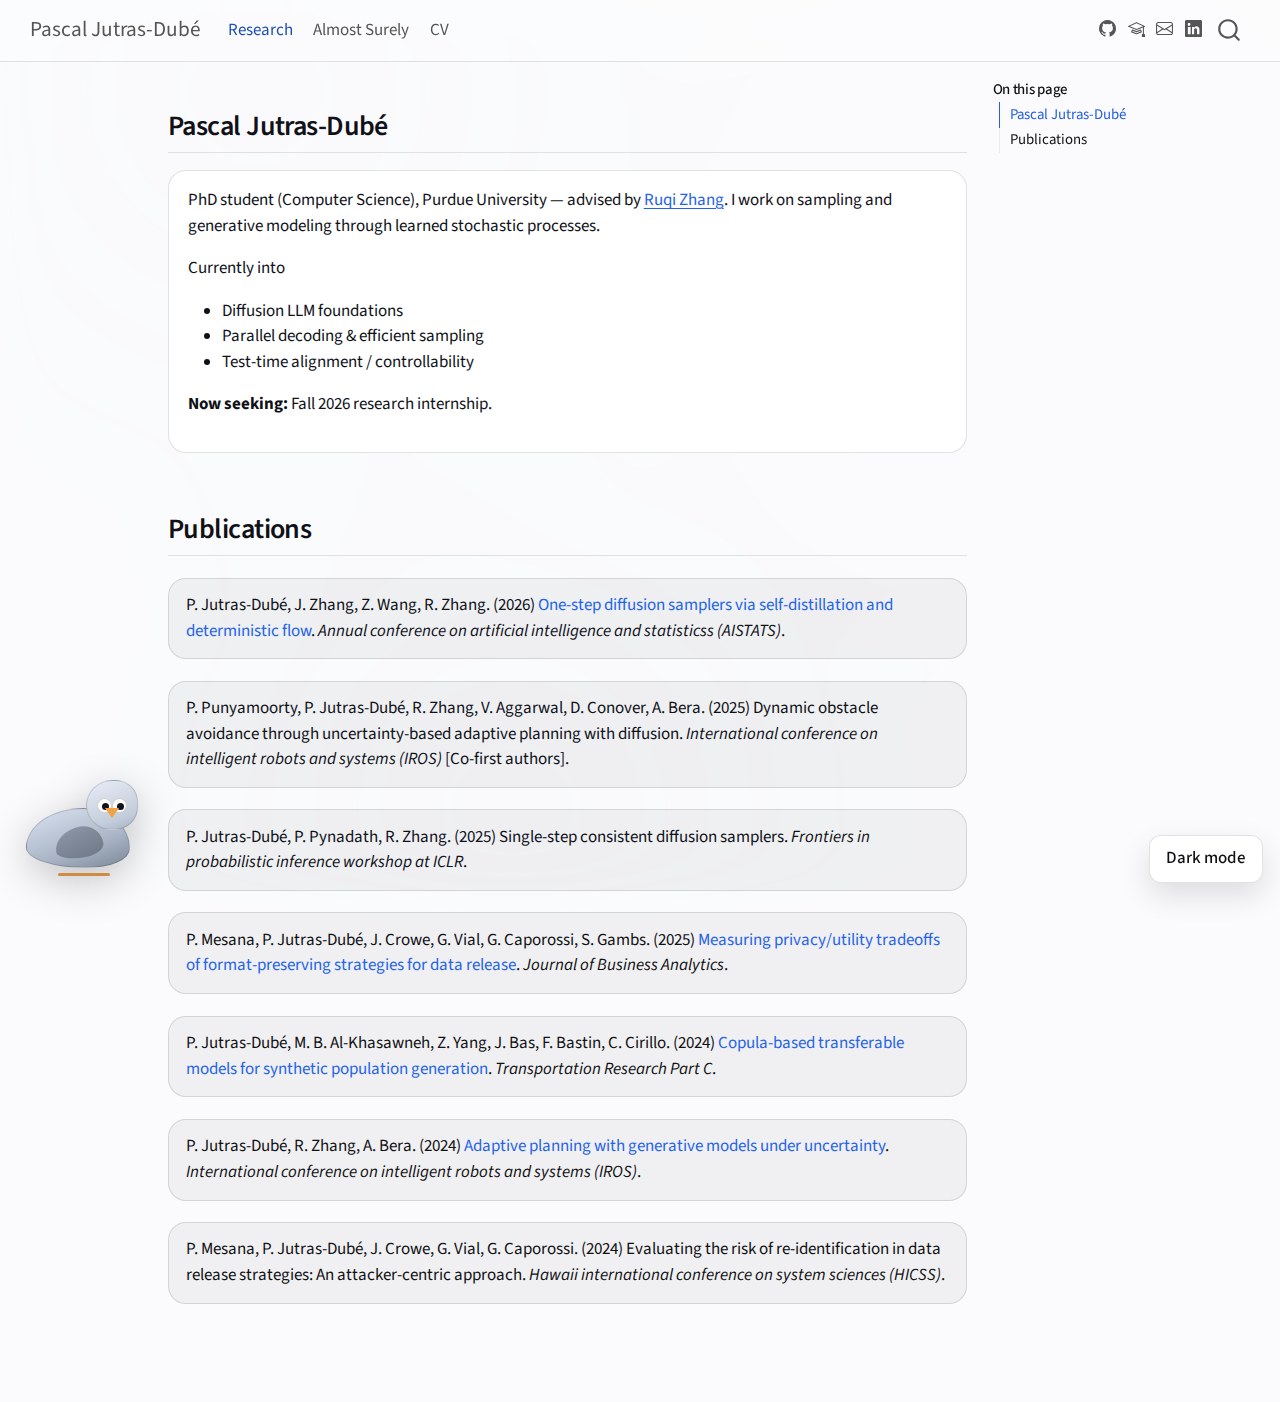
<file: docs/index.html>
<!DOCTYPE html>
<html xmlns="http://www.w3.org/1999/xhtml" lang="en" xml:lang="en"><head>

<meta charset="utf-8">
<meta name="generator" content="quarto-1.8.26">

<meta name="viewport" content="width=device-width, initial-scale=1.0, user-scalable=yes">


<title>Pascal Jutras-Dubé</title>
<style>
code{white-space: pre-wrap;}
span.smallcaps{font-variant: small-caps;}
div.columns{display: flex; gap: min(4vw, 1.5em);}
div.column{flex: auto; overflow-x: auto;}
div.hanging-indent{margin-left: 1.5em; text-indent: -1.5em;}
ul.task-list{list-style: none;}
ul.task-list li input[type="checkbox"] {
  width: 0.8em;
  margin: 0 0.8em 0.2em -1em; /* quarto-specific, see https://github.com/quarto-dev/quarto-cli/issues/4556 */ 
  vertical-align: middle;
}
/* CSS for citations */
div.csl-bib-body { }
div.csl-entry {
  clear: both;
}
.hanging-indent div.csl-entry {
  margin-left:2em;
  text-indent:-2em;
}
div.csl-left-margin {
  min-width:2em;
  float:left;
}
div.csl-right-inline {
  margin-left:2em;
  padding-left:1em;
}
div.csl-indent {
  margin-left: 2em;
}</style>


<script src="site_libs/quarto-nav/quarto-nav.js"></script>
<script src="site_libs/quarto-nav/headroom.min.js"></script>
<script src="site_libs/clipboard/clipboard.min.js"></script>
<script src="site_libs/quarto-search/autocomplete.umd.js"></script>
<script src="site_libs/quarto-search/fuse.min.js"></script>
<script src="site_libs/quarto-search/quarto-search.js"></script>
<meta name="quarto:offset" content="./">
<script src="site_libs/quarto-html/quarto.js" type="module"></script>
<script src="site_libs/quarto-html/tabsets/tabsets.js" type="module"></script>
<script src="site_libs/quarto-html/axe/axe-check.js" type="module"></script>
<script src="site_libs/quarto-html/popper.min.js"></script>
<script src="site_libs/quarto-html/tippy.umd.min.js"></script>
<script src="site_libs/quarto-html/anchor.min.js"></script>
<link href="site_libs/quarto-html/tippy.css" rel="stylesheet">
<link href="site_libs/quarto-html/quarto-syntax-highlighting-587c61ba64f3a5504c4d52d930310e48.css" rel="stylesheet" id="quarto-text-highlighting-styles">
<script src="site_libs/bootstrap/bootstrap.min.js"></script>
<link href="site_libs/bootstrap/bootstrap-icons.css" rel="stylesheet">
<link href="site_libs/bootstrap/bootstrap-5b4ad623e5705c0698d39aec6f10cf02.min.css" rel="stylesheet" append-hash="true" id="quarto-bootstrap" data-mode="light">
<script id="quarto-search-options" type="application/json">{
  "location": "navbar",
  "copy-button": false,
  "collapse-after": 3,
  "panel-placement": "end",
  "type": "overlay",
  "limit": 50,
  "keyboard-shortcut": [
    "f",
    "/",
    "s"
  ],
  "show-item-context": false,
  "language": {
    "search-no-results-text": "No results",
    "search-matching-documents-text": "matching documents",
    "search-copy-link-title": "Copy link to search",
    "search-hide-matches-text": "Hide additional matches",
    "search-more-match-text": "more match in this document",
    "search-more-matches-text": "more matches in this document",
    "search-clear-button-title": "Clear",
    "search-text-placeholder": "",
    "search-detached-cancel-button-title": "Cancel",
    "search-submit-button-title": "Submit",
    "search-label": "Search"
  }
}</script>


<link rel="stylesheet" href="styles.css">
</head>

<body class="nav-fixed quarto-light">

<div id="quarto-search-results"></div>
  <header id="quarto-header" class="headroom fixed-top">
    <nav class="navbar navbar-expand-lg " data-bs-theme="dark">
      <div class="navbar-container container-fluid">
      <div class="navbar-brand-container mx-auto">
    <a class="navbar-brand" href="./index.html">
    <span class="navbar-title">Pascal Jutras-Dubé</span>
    </a>
  </div>
            <div id="quarto-search" class="" title="Search"></div>
          <button class="navbar-toggler" type="button" data-bs-toggle="collapse" data-bs-target="#navbarCollapse" aria-controls="navbarCollapse" role="menu" aria-expanded="false" aria-label="Toggle navigation" onclick="if (window.quartoToggleHeadroom) { window.quartoToggleHeadroom(); }">
  <span class="navbar-toggler-icon"></span>
</button>
          <div class="collapse navbar-collapse" id="navbarCollapse">
            <ul class="navbar-nav navbar-nav-scroll me-auto">
  <li class="nav-item">
    <a class="nav-link active" href="./index.html" aria-current="page"> 
<span class="menu-text">Research</span></a>
  </li>  
  <li class="nav-item">
    <a class="nav-link" href="./studio.html"> 
<span class="menu-text">Almost Surely</span></a>
  </li>  
  <li class="nav-item">
    <a class="nav-link" href="./cv.pdf"> 
<span class="menu-text">CV</span></a>
  </li>  
</ul>
          </div> <!-- /navcollapse -->
            <div class="quarto-navbar-tools tools-wide">
    <a href="https://github.com/PascalJD" title="" class="quarto-navigation-tool px-1" aria-label="GitHub"><i class="bi bi-github"></i></a>
    <a href="https://scholar.google.com/citations?hl=en&amp;user=cWjKkUQAAAAJ" title="" class="quarto-navigation-tool px-1" aria-label="Google Scholar"><i class="bi bi-mortarboard"></i></a>
    <a href="mailto:pjutrasd@purdue.edu" title="" class="quarto-navigation-tool px-1" aria-label="Email"><i class="bi bi-envelope"></i></a>
    <a href="https://www.linkedin.com/in/pascal-jutras-4802a9394/" title="" class="quarto-navigation-tool px-1" aria-label="LinkedIn"><i class="bi bi-linkedin"></i></a>
</div>
      </div> <!-- /container-fluid -->
    </nav>
</header>
<!-- content -->
<div id="quarto-content" class="quarto-container page-columns page-rows-contents page-layout-article page-navbar">
<!-- sidebar -->
<!-- margin-sidebar -->
    <div id="quarto-margin-sidebar" class="sidebar margin-sidebar">
        <nav id="TOC" role="doc-toc" class="toc-active">
    <h2 id="toc-title">On this page</h2>
   
  <ul>
  <li><a href="#pascal-jutras-dubé" id="toc-pascal-jutras-dubé" class="nav-link active" data-scroll-target="#pascal-jutras-dubé">Pascal Jutras-Dubé</a></li>
  <li><a href="#publications" id="toc-publications" class="nav-link" data-scroll-target="#publications">Publications</a></li>
  </ul>
</nav>
    </div>
<!-- main -->
<main class="content" id="quarto-document-content"><header id="title-block-header" class="quarto-title-block"></header>




<section id="pascal-jutras-dubé" class="level2">
<h2 class="anchored" data-anchor-id="pascal-jutras-dubé">Pascal Jutras-Dubé</h2>
<div class="cardish">
<p>PhD student (Computer Science), Purdue University — advised by <a href="https://ruqizhang.github.io" target="_blank" rel="noopener">Ruqi Zhang</a>. I work on sampling and generative modeling through learned stochastic processes.</p>
<p>Currently into</p>
<ul>
<li>Diffusion LLM foundations</li>
<li>Parallel decoding &amp; efficient sampling</li>
<li>Test-time alignment / controllability</li>
</ul>
<p><strong>Now seeking:</strong> Fall 2026 research internship.</p>
</div>
<p><br></p>
</section>
<section id="publications" class="level2">
<h2 class="anchored" data-anchor-id="publications">Publications</h2>
<div id="refs" class="references csl-bib-body" role="list">
<div id="ref-jutrasdube2025osds" class="csl-entry" role="listitem">
P. Jutras-Dubé, J. Zhang, Z. Wang, R. Zhang. (2026) <a href="https://arxiv.org/abs/2512.05251">One-step diffusion samplers via self-distillation and deterministic flow</a>. <em>Annual conference on artificial intelligence and statisticss (<span>AISTATS</span>)</em>.
</div>
<div id="ref-punyamoorty2025dynamic" class="csl-entry" role="listitem">
P. Punyamoorty, P. Jutras-Dubé, R. Zhang, V. Aggarwal, D. Conover, A. Bera. (2025) Dynamic obstacle avoidance through uncertainty-based adaptive planning with diffusion. <em>International conference on intelligent robots and systems (<span>IROS</span>)</em> [Co-first authors].
</div>
<div id="ref-jutrasdube2025singlestep" class="csl-entry" role="listitem">
P. Jutras-Dubé, P. Pynadath, R. Zhang. (2025) Single-step consistent diffusion samplers. <em>Frontiers in probabilistic inference workshop at <span>ICLR</span></em>.
</div>
<div id="ref-mesana2025measuring" class="csl-entry" role="listitem">
P. Mesana, P. Jutras-Dubé, J. Crowe, G. Vial, G. Caporossi, S. Gambs. (2025) <a href="https://www.tandfonline.com/doi/full/10.1080/2573234X.2025.2461507">Measuring privacy/utility tradeoffs of format-preserving strategies for data release</a>. <em>Journal of Business Analytics</em>.
</div>
<div id="ref-jutrasdube2024copula" class="csl-entry" role="listitem">
P. Jutras-Dubé, M. B. Al-Khasawneh, Z. Yang, J. Bas, F. Bastin, C. Cirillo. (2024) <a href="https://arxiv.org/abs/2302.09193">Copula-based transferable models for synthetic population generation</a>. <em>Transportation Research Part C</em>.
</div>
<div id="ref-jutrasdube2024adaptive" class="csl-entry" role="listitem">
P. Jutras-Dubé, R. Zhang, A. Bera. (2024) <a href="https://arxiv.org/abs/2408.01510">Adaptive planning with generative models under uncertainty</a>. <em>International conference on intelligent robots and systems (<span>IROS</span>)</em>.
</div>
<div id="ref-mesana2024evaluating" class="csl-entry" role="listitem">
P. Mesana, P. Jutras-Dubé, J. Crowe, G. Vial, G. Caporossi. (2024) Evaluating the risk of re-identification in data release strategies: An attacker-centric approach. <em>Hawaii international conference on system sciences (<span>HICSS</span>)</em>.
</div>
</div>


</section>

</main> <!-- /main -->
<script src="script.js" defer=""></script>
<script id="quarto-html-after-body" type="application/javascript">
  window.document.addEventListener("DOMContentLoaded", function (event) {
    const icon = "";
    const anchorJS = new window.AnchorJS();
    anchorJS.options = {
      placement: 'right',
      icon: icon
    };
    anchorJS.add('.anchored');
    const isCodeAnnotation = (el) => {
      for (const clz of el.classList) {
        if (clz.startsWith('code-annotation-')) {                     
          return true;
        }
      }
      return false;
    }
    const onCopySuccess = function(e) {
      // button target
      const button = e.trigger;
      // don't keep focus
      button.blur();
      // flash "checked"
      button.classList.add('code-copy-button-checked');
      var currentTitle = button.getAttribute("title");
      button.setAttribute("title", "Copied!");
      let tooltip;
      if (window.bootstrap) {
        button.setAttribute("data-bs-toggle", "tooltip");
        button.setAttribute("data-bs-placement", "left");
        button.setAttribute("data-bs-title", "Copied!");
        tooltip = new bootstrap.Tooltip(button, 
          { trigger: "manual", 
            customClass: "code-copy-button-tooltip",
            offset: [0, -8]});
        tooltip.show();    
      }
      setTimeout(function() {
        if (tooltip) {
          tooltip.hide();
          button.removeAttribute("data-bs-title");
          button.removeAttribute("data-bs-toggle");
          button.removeAttribute("data-bs-placement");
        }
        button.setAttribute("title", currentTitle);
        button.classList.remove('code-copy-button-checked');
      }, 1000);
      // clear code selection
      e.clearSelection();
    }
    const getTextToCopy = function(trigger) {
      const outerScaffold = trigger.parentElement.cloneNode(true);
      const codeEl = outerScaffold.querySelector('code');
      for (const childEl of codeEl.children) {
        if (isCodeAnnotation(childEl)) {
          childEl.remove();
        }
      }
      return codeEl.innerText;
    }
    const clipboard = new window.ClipboardJS('.code-copy-button:not([data-in-quarto-modal])', {
      text: getTextToCopy
    });
    clipboard.on('success', onCopySuccess);
    if (window.document.getElementById('quarto-embedded-source-code-modal')) {
      const clipboardModal = new window.ClipboardJS('.code-copy-button[data-in-quarto-modal]', {
        text: getTextToCopy,
        container: window.document.getElementById('quarto-embedded-source-code-modal')
      });
      clipboardModal.on('success', onCopySuccess);
    }
      var localhostRegex = new RegExp(/^(?:http|https):\/\/localhost\:?[0-9]*\//);
      var mailtoRegex = new RegExp(/^mailto:/);
        var filterRegex = new RegExp('/' + window.location.host + '/');
      var isInternal = (href) => {
          return filterRegex.test(href) || localhostRegex.test(href) || mailtoRegex.test(href);
      }
      // Inspect non-navigation links and adorn them if external
     var links = window.document.querySelectorAll('a[href]:not(.nav-link):not(.navbar-brand):not(.toc-action):not(.sidebar-link):not(.sidebar-item-toggle):not(.pagination-link):not(.no-external):not([aria-hidden]):not(.dropdown-item):not(.quarto-navigation-tool):not(.about-link)');
      for (var i=0; i<links.length; i++) {
        const link = links[i];
        if (!isInternal(link.href)) {
          // undo the damage that might have been done by quarto-nav.js in the case of
          // links that we want to consider external
          if (link.dataset.originalHref !== undefined) {
            link.href = link.dataset.originalHref;
          }
        }
      }
    function tippyHover(el, contentFn, onTriggerFn, onUntriggerFn) {
      const config = {
        allowHTML: true,
        maxWidth: 500,
        delay: 100,
        arrow: false,
        appendTo: function(el) {
            return el.parentElement;
        },
        interactive: true,
        interactiveBorder: 10,
        theme: 'quarto',
        placement: 'bottom-start',
      };
      if (contentFn) {
        config.content = contentFn;
      }
      if (onTriggerFn) {
        config.onTrigger = onTriggerFn;
      }
      if (onUntriggerFn) {
        config.onUntrigger = onUntriggerFn;
      }
      window.tippy(el, config); 
    }
    const noterefs = window.document.querySelectorAll('a[role="doc-noteref"]');
    for (var i=0; i<noterefs.length; i++) {
      const ref = noterefs[i];
      tippyHover(ref, function() {
        // use id or data attribute instead here
        let href = ref.getAttribute('data-footnote-href') || ref.getAttribute('href');
        try { href = new URL(href).hash; } catch {}
        const id = href.replace(/^#\/?/, "");
        const note = window.document.getElementById(id);
        if (note) {
          return note.innerHTML;
        } else {
          return "";
        }
      });
    }
    const xrefs = window.document.querySelectorAll('a.quarto-xref');
    const processXRef = (id, note) => {
      // Strip column container classes
      const stripColumnClz = (el) => {
        el.classList.remove("page-full", "page-columns");
        if (el.children) {
          for (const child of el.children) {
            stripColumnClz(child);
          }
        }
      }
      stripColumnClz(note)
      if (id === null || id.startsWith('sec-')) {
        // Special case sections, only their first couple elements
        const container = document.createElement("div");
        if (note.children && note.children.length > 2) {
          container.appendChild(note.children[0].cloneNode(true));
          for (let i = 1; i < note.children.length; i++) {
            const child = note.children[i];
            if (child.tagName === "P" && child.innerText === "") {
              continue;
            } else {
              container.appendChild(child.cloneNode(true));
              break;
            }
          }
          if (window.Quarto?.typesetMath) {
            window.Quarto.typesetMath(container);
          }
          return container.innerHTML
        } else {
          if (window.Quarto?.typesetMath) {
            window.Quarto.typesetMath(note);
          }
          return note.innerHTML;
        }
      } else {
        // Remove any anchor links if they are present
        const anchorLink = note.querySelector('a.anchorjs-link');
        if (anchorLink) {
          anchorLink.remove();
        }
        if (window.Quarto?.typesetMath) {
          window.Quarto.typesetMath(note);
        }
        if (note.classList.contains("callout")) {
          return note.outerHTML;
        } else {
          return note.innerHTML;
        }
      }
    }
    for (var i=0; i<xrefs.length; i++) {
      const xref = xrefs[i];
      tippyHover(xref, undefined, function(instance) {
        instance.disable();
        let url = xref.getAttribute('href');
        let hash = undefined; 
        if (url.startsWith('#')) {
          hash = url;
        } else {
          try { hash = new URL(url).hash; } catch {}
        }
        if (hash) {
          const id = hash.replace(/^#\/?/, "");
          const note = window.document.getElementById(id);
          if (note !== null) {
            try {
              const html = processXRef(id, note.cloneNode(true));
              instance.setContent(html);
            } finally {
              instance.enable();
              instance.show();
            }
          } else {
            // See if we can fetch this
            fetch(url.split('#')[0])
            .then(res => res.text())
            .then(html => {
              const parser = new DOMParser();
              const htmlDoc = parser.parseFromString(html, "text/html");
              const note = htmlDoc.getElementById(id);
              if (note !== null) {
                const html = processXRef(id, note);
                instance.setContent(html);
              } 
            }).finally(() => {
              instance.enable();
              instance.show();
            });
          }
        } else {
          // See if we can fetch a full url (with no hash to target)
          // This is a special case and we should probably do some content thinning / targeting
          fetch(url)
          .then(res => res.text())
          .then(html => {
            const parser = new DOMParser();
            const htmlDoc = parser.parseFromString(html, "text/html");
            const note = htmlDoc.querySelector('main.content');
            if (note !== null) {
              // This should only happen for chapter cross references
              // (since there is no id in the URL)
              // remove the first header
              if (note.children.length > 0 && note.children[0].tagName === "HEADER") {
                note.children[0].remove();
              }
              const html = processXRef(null, note);
              instance.setContent(html);
            } 
          }).finally(() => {
            instance.enable();
            instance.show();
          });
        }
      }, function(instance) {
      });
    }
        let selectedAnnoteEl;
        const selectorForAnnotation = ( cell, annotation) => {
          let cellAttr = 'data-code-cell="' + cell + '"';
          let lineAttr = 'data-code-annotation="' +  annotation + '"';
          const selector = 'span[' + cellAttr + '][' + lineAttr + ']';
          return selector;
        }
        const selectCodeLines = (annoteEl) => {
          const doc = window.document;
          const targetCell = annoteEl.getAttribute("data-target-cell");
          const targetAnnotation = annoteEl.getAttribute("data-target-annotation");
          const annoteSpan = window.document.querySelector(selectorForAnnotation(targetCell, targetAnnotation));
          const lines = annoteSpan.getAttribute("data-code-lines").split(",");
          const lineIds = lines.map((line) => {
            return targetCell + "-" + line;
          })
          let top = null;
          let height = null;
          let parent = null;
          if (lineIds.length > 0) {
              //compute the position of the single el (top and bottom and make a div)
              const el = window.document.getElementById(lineIds[0]);
              top = el.offsetTop;
              height = el.offsetHeight;
              parent = el.parentElement.parentElement;
            if (lineIds.length > 1) {
              const lastEl = window.document.getElementById(lineIds[lineIds.length - 1]);
              const bottom = lastEl.offsetTop + lastEl.offsetHeight;
              height = bottom - top;
            }
            if (top !== null && height !== null && parent !== null) {
              // cook up a div (if necessary) and position it 
              let div = window.document.getElementById("code-annotation-line-highlight");
              if (div === null) {
                div = window.document.createElement("div");
                div.setAttribute("id", "code-annotation-line-highlight");
                div.style.position = 'absolute';
                parent.appendChild(div);
              }
              div.style.top = top - 2 + "px";
              div.style.height = height + 4 + "px";
              div.style.left = 0;
              let gutterDiv = window.document.getElementById("code-annotation-line-highlight-gutter");
              if (gutterDiv === null) {
                gutterDiv = window.document.createElement("div");
                gutterDiv.setAttribute("id", "code-annotation-line-highlight-gutter");
                gutterDiv.style.position = 'absolute';
                const codeCell = window.document.getElementById(targetCell);
                const gutter = codeCell.querySelector('.code-annotation-gutter');
                gutter.appendChild(gutterDiv);
              }
              gutterDiv.style.top = top - 2 + "px";
              gutterDiv.style.height = height + 4 + "px";
            }
            selectedAnnoteEl = annoteEl;
          }
        };
        const unselectCodeLines = () => {
          const elementsIds = ["code-annotation-line-highlight", "code-annotation-line-highlight-gutter"];
          elementsIds.forEach((elId) => {
            const div = window.document.getElementById(elId);
            if (div) {
              div.remove();
            }
          });
          selectedAnnoteEl = undefined;
        };
          // Handle positioning of the toggle
      window.addEventListener(
        "resize",
        throttle(() => {
          elRect = undefined;
          if (selectedAnnoteEl) {
            selectCodeLines(selectedAnnoteEl);
          }
        }, 10)
      );
      function throttle(fn, ms) {
      let throttle = false;
      let timer;
        return (...args) => {
          if(!throttle) { // first call gets through
              fn.apply(this, args);
              throttle = true;
          } else { // all the others get throttled
              if(timer) clearTimeout(timer); // cancel #2
              timer = setTimeout(() => {
                fn.apply(this, args);
                timer = throttle = false;
              }, ms);
          }
        };
      }
        // Attach click handler to the DT
        const annoteDls = window.document.querySelectorAll('dt[data-target-cell]');
        for (const annoteDlNode of annoteDls) {
          annoteDlNode.addEventListener('click', (event) => {
            const clickedEl = event.target;
            if (clickedEl !== selectedAnnoteEl) {
              unselectCodeLines();
              const activeEl = window.document.querySelector('dt[data-target-cell].code-annotation-active');
              if (activeEl) {
                activeEl.classList.remove('code-annotation-active');
              }
              selectCodeLines(clickedEl);
              clickedEl.classList.add('code-annotation-active');
            } else {
              // Unselect the line
              unselectCodeLines();
              clickedEl.classList.remove('code-annotation-active');
            }
          });
        }
    const findCites = (el) => {
      const parentEl = el.parentElement;
      if (parentEl) {
        const cites = parentEl.dataset.cites;
        if (cites) {
          return {
            el,
            cites: cites.split(' ')
          };
        } else {
          return findCites(el.parentElement)
        }
      } else {
        return undefined;
      }
    };
    var bibliorefs = window.document.querySelectorAll('a[role="doc-biblioref"]');
    for (var i=0; i<bibliorefs.length; i++) {
      const ref = bibliorefs[i];
      const citeInfo = findCites(ref);
      if (citeInfo) {
        tippyHover(citeInfo.el, function() {
          var popup = window.document.createElement('div');
          citeInfo.cites.forEach(function(cite) {
            var citeDiv = window.document.createElement('div');
            citeDiv.classList.add('hanging-indent');
            citeDiv.classList.add('csl-entry');
            var biblioDiv = window.document.getElementById('ref-' + cite);
            if (biblioDiv) {
              citeDiv.innerHTML = biblioDiv.innerHTML;
            }
            popup.appendChild(citeDiv);
          });
          return popup.innerHTML;
        });
      }
    }
  });
  </script>
</div> <!-- /content -->




</body></html>
</file>
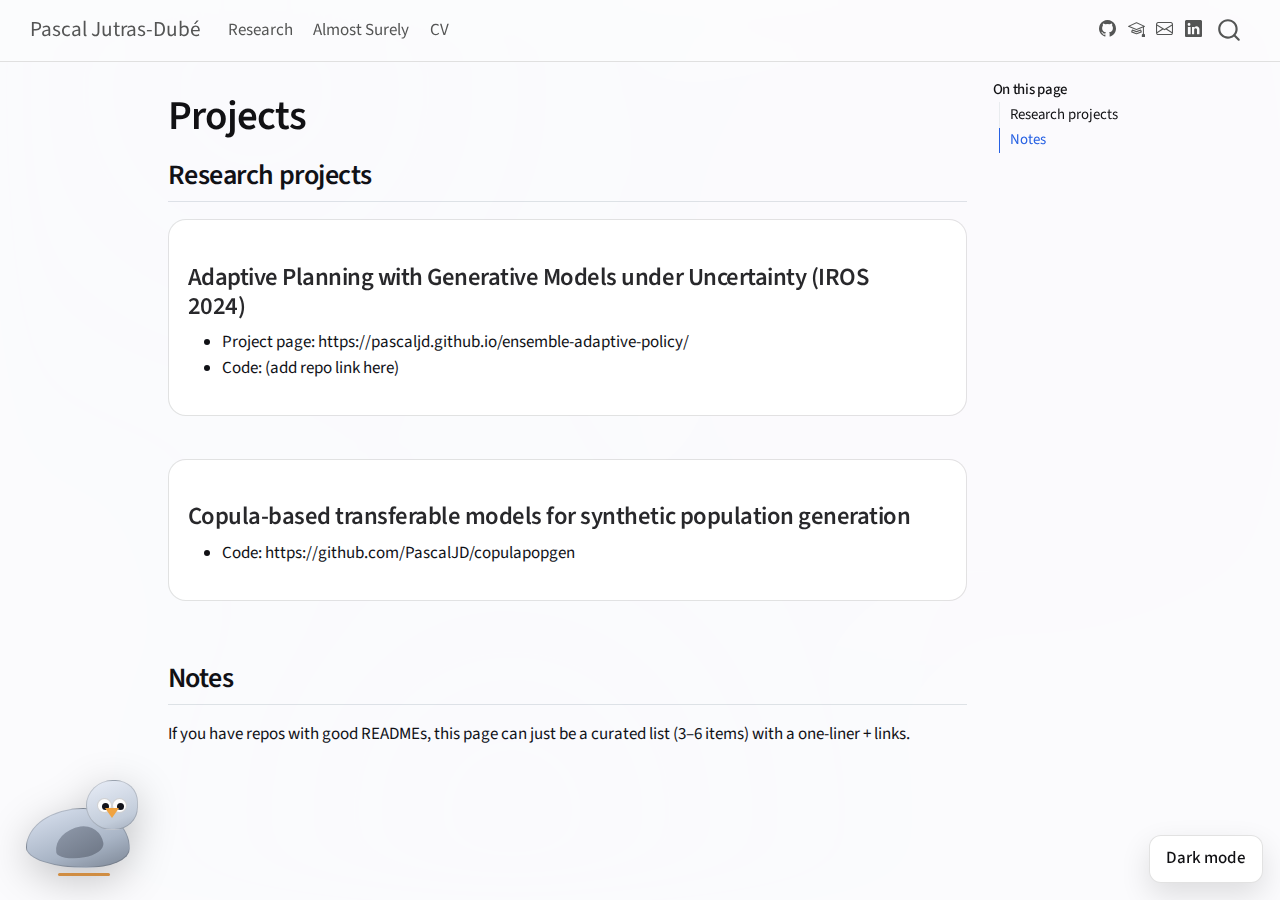
<file: docs/projects.html>
<!DOCTYPE html>
<html xmlns="http://www.w3.org/1999/xhtml" lang="en" xml:lang="en"><head>

<meta charset="utf-8">
<meta name="generator" content="quarto-1.8.26">

<meta name="viewport" content="width=device-width, initial-scale=1.0, user-scalable=yes">


<title>Projects – Pascal Jutras-Dubé</title>
<style>
code{white-space: pre-wrap;}
span.smallcaps{font-variant: small-caps;}
div.columns{display: flex; gap: min(4vw, 1.5em);}
div.column{flex: auto; overflow-x: auto;}
div.hanging-indent{margin-left: 1.5em; text-indent: -1.5em;}
ul.task-list{list-style: none;}
ul.task-list li input[type="checkbox"] {
  width: 0.8em;
  margin: 0 0.8em 0.2em -1em; /* quarto-specific, see https://github.com/quarto-dev/quarto-cli/issues/4556 */ 
  vertical-align: middle;
}
</style>


<script src="site_libs/quarto-nav/quarto-nav.js"></script>
<script src="site_libs/quarto-nav/headroom.min.js"></script>
<script src="site_libs/clipboard/clipboard.min.js"></script>
<script src="site_libs/quarto-search/autocomplete.umd.js"></script>
<script src="site_libs/quarto-search/fuse.min.js"></script>
<script src="site_libs/quarto-search/quarto-search.js"></script>
<meta name="quarto:offset" content="./">
<script src="site_libs/quarto-html/quarto.js" type="module"></script>
<script src="site_libs/quarto-html/tabsets/tabsets.js" type="module"></script>
<script src="site_libs/quarto-html/axe/axe-check.js" type="module"></script>
<script src="site_libs/quarto-html/popper.min.js"></script>
<script src="site_libs/quarto-html/tippy.umd.min.js"></script>
<script src="site_libs/quarto-html/anchor.min.js"></script>
<link href="site_libs/quarto-html/tippy.css" rel="stylesheet">
<link href="site_libs/quarto-html/quarto-syntax-highlighting-587c61ba64f3a5504c4d52d930310e48.css" rel="stylesheet" id="quarto-text-highlighting-styles">
<script src="site_libs/bootstrap/bootstrap.min.js"></script>
<link href="site_libs/bootstrap/bootstrap-icons.css" rel="stylesheet">
<link href="site_libs/bootstrap/bootstrap-5b4ad623e5705c0698d39aec6f10cf02.min.css" rel="stylesheet" append-hash="true" id="quarto-bootstrap" data-mode="light">
<script id="quarto-search-options" type="application/json">{
  "location": "navbar",
  "copy-button": false,
  "collapse-after": 3,
  "panel-placement": "end",
  "type": "overlay",
  "limit": 50,
  "keyboard-shortcut": [
    "f",
    "/",
    "s"
  ],
  "show-item-context": false,
  "language": {
    "search-no-results-text": "No results",
    "search-matching-documents-text": "matching documents",
    "search-copy-link-title": "Copy link to search",
    "search-hide-matches-text": "Hide additional matches",
    "search-more-match-text": "more match in this document",
    "search-more-matches-text": "more matches in this document",
    "search-clear-button-title": "Clear",
    "search-text-placeholder": "",
    "search-detached-cancel-button-title": "Cancel",
    "search-submit-button-title": "Submit",
    "search-label": "Search"
  }
}</script>


<link rel="stylesheet" href="styles.css">
</head>

<body class="nav-fixed quarto-light">

<div id="quarto-search-results"></div>
  <header id="quarto-header" class="headroom fixed-top">
    <nav class="navbar navbar-expand-lg " data-bs-theme="dark">
      <div class="navbar-container container-fluid">
      <div class="navbar-brand-container mx-auto">
    <a class="navbar-brand" href="./index.html">
    <span class="navbar-title">Pascal Jutras-Dubé</span>
    </a>
  </div>
            <div id="quarto-search" class="" title="Search"></div>
          <button class="navbar-toggler" type="button" data-bs-toggle="collapse" data-bs-target="#navbarCollapse" aria-controls="navbarCollapse" role="menu" aria-expanded="false" aria-label="Toggle navigation" onclick="if (window.quartoToggleHeadroom) { window.quartoToggleHeadroom(); }">
  <span class="navbar-toggler-icon"></span>
</button>
          <div class="collapse navbar-collapse" id="navbarCollapse">
            <ul class="navbar-nav navbar-nav-scroll me-auto">
  <li class="nav-item">
    <a class="nav-link" href="./index.html"> 
<span class="menu-text">Research</span></a>
  </li>  
  <li class="nav-item">
    <a class="nav-link" href="./studio.html"> 
<span class="menu-text">Almost Surely</span></a>
  </li>  
  <li class="nav-item">
    <a class="nav-link" href="./cv.pdf"> 
<span class="menu-text">CV</span></a>
  </li>  
</ul>
          </div> <!-- /navcollapse -->
            <div class="quarto-navbar-tools tools-wide">
    <a href="https://github.com/PascalJD" title="" class="quarto-navigation-tool px-1" aria-label="GitHub"><i class="bi bi-github"></i></a>
    <a href="https://scholar.google.com/citations?hl=en&amp;user=cWjKkUQAAAAJ" title="" class="quarto-navigation-tool px-1" aria-label="Google Scholar"><i class="bi bi-mortarboard"></i></a>
    <a href="mailto:pjutrasd@purdue.edu" title="" class="quarto-navigation-tool px-1" aria-label="Email"><i class="bi bi-envelope"></i></a>
    <a href="https://www.linkedin.com/in/pascal-jutras-dube/" title="" class="quarto-navigation-tool px-1" aria-label="LinkedIn"><i class="bi bi-linkedin"></i></a>
</div>
      </div> <!-- /container-fluid -->
    </nav>
</header>
<!-- content -->
<div id="quarto-content" class="quarto-container page-columns page-rows-contents page-layout-article page-navbar">
<!-- sidebar -->
<!-- margin-sidebar -->
    <div id="quarto-margin-sidebar" class="sidebar margin-sidebar">
        <nav id="TOC" role="doc-toc" class="toc-active">
    <h2 id="toc-title">On this page</h2>
   
  <ul>
  <li><a href="#research-projects" id="toc-research-projects" class="nav-link active" data-scroll-target="#research-projects">Research projects</a>
  <ul class="collapse">
  <li><a href="#adaptive-planning-with-generative-models-under-uncertainty-iros-2024" id="toc-adaptive-planning-with-generative-models-under-uncertainty-iros-2024" class="nav-link" data-scroll-target="#adaptive-planning-with-generative-models-under-uncertainty-iros-2024">Adaptive Planning with Generative Models under Uncertainty (IROS 2024)</a></li>
  <li><a href="#copula-based-transferable-models-for-synthetic-population-generation" id="toc-copula-based-transferable-models-for-synthetic-population-generation" class="nav-link" data-scroll-target="#copula-based-transferable-models-for-synthetic-population-generation">Copula-based transferable models for synthetic population generation</a></li>
  </ul></li>
  <li><a href="#notes" id="toc-notes" class="nav-link" data-scroll-target="#notes">Notes</a></li>
  </ul>
</nav>
    </div>
<!-- main -->
<main class="content" id="quarto-document-content">

<header id="title-block-header" class="quarto-title-block default">
<div class="quarto-title">
<h1 class="title">Projects</h1>
</div>



<div class="quarto-title-meta">

    
  
    
  </div>
  


</header>


<section id="research-projects" class="level2">
<h2 class="anchored" data-anchor-id="research-projects">Research projects</h2>
<section id="adaptive-planning-with-generative-models-under-uncertainty-iros-2024" class="level3 cardish">
<h3 class="anchored" data-anchor-id="adaptive-planning-with-generative-models-under-uncertainty-iros-2024">Adaptive Planning with Generative Models under Uncertainty (IROS 2024)</h3>
<ul>
<li>Project page: https://pascaljd.github.io/ensemble-adaptive-policy/<br>
</li>
<li>Code: (add repo link here)</li>
</ul>
</section>
<p><br></p>
<section id="copula-based-transferable-models-for-synthetic-population-generation" class="level3 cardish">
<h3 class="anchored" data-anchor-id="copula-based-transferable-models-for-synthetic-population-generation">Copula-based transferable models for synthetic population generation</h3>
<ul>
<li>Code: https://github.com/PascalJD/copulapopgen</li>
</ul>
</section>
<p><br></p>
</section>
<section id="notes" class="level2">
<h2 class="anchored" data-anchor-id="notes">Notes</h2>
<p>If you have repos with good READMEs, this page can just be a curated list (3–6 items) with a one-liner + links.</p>


</section>

</main> <!-- /main -->
<script src="script.js" defer=""></script>
<script id="quarto-html-after-body" type="application/javascript">
  window.document.addEventListener("DOMContentLoaded", function (event) {
    const icon = "";
    const anchorJS = new window.AnchorJS();
    anchorJS.options = {
      placement: 'right',
      icon: icon
    };
    anchorJS.add('.anchored');
    const isCodeAnnotation = (el) => {
      for (const clz of el.classList) {
        if (clz.startsWith('code-annotation-')) {                     
          return true;
        }
      }
      return false;
    }
    const onCopySuccess = function(e) {
      // button target
      const button = e.trigger;
      // don't keep focus
      button.blur();
      // flash "checked"
      button.classList.add('code-copy-button-checked');
      var currentTitle = button.getAttribute("title");
      button.setAttribute("title", "Copied!");
      let tooltip;
      if (window.bootstrap) {
        button.setAttribute("data-bs-toggle", "tooltip");
        button.setAttribute("data-bs-placement", "left");
        button.setAttribute("data-bs-title", "Copied!");
        tooltip = new bootstrap.Tooltip(button, 
          { trigger: "manual", 
            customClass: "code-copy-button-tooltip",
            offset: [0, -8]});
        tooltip.show();    
      }
      setTimeout(function() {
        if (tooltip) {
          tooltip.hide();
          button.removeAttribute("data-bs-title");
          button.removeAttribute("data-bs-toggle");
          button.removeAttribute("data-bs-placement");
        }
        button.setAttribute("title", currentTitle);
        button.classList.remove('code-copy-button-checked');
      }, 1000);
      // clear code selection
      e.clearSelection();
    }
    const getTextToCopy = function(trigger) {
      const outerScaffold = trigger.parentElement.cloneNode(true);
      const codeEl = outerScaffold.querySelector('code');
      for (const childEl of codeEl.children) {
        if (isCodeAnnotation(childEl)) {
          childEl.remove();
        }
      }
      return codeEl.innerText;
    }
    const clipboard = new window.ClipboardJS('.code-copy-button:not([data-in-quarto-modal])', {
      text: getTextToCopy
    });
    clipboard.on('success', onCopySuccess);
    if (window.document.getElementById('quarto-embedded-source-code-modal')) {
      const clipboardModal = new window.ClipboardJS('.code-copy-button[data-in-quarto-modal]', {
        text: getTextToCopy,
        container: window.document.getElementById('quarto-embedded-source-code-modal')
      });
      clipboardModal.on('success', onCopySuccess);
    }
      var localhostRegex = new RegExp(/^(?:http|https):\/\/localhost\:?[0-9]*\//);
      var mailtoRegex = new RegExp(/^mailto:/);
        var filterRegex = new RegExp('/' + window.location.host + '/');
      var isInternal = (href) => {
          return filterRegex.test(href) || localhostRegex.test(href) || mailtoRegex.test(href);
      }
      // Inspect non-navigation links and adorn them if external
     var links = window.document.querySelectorAll('a[href]:not(.nav-link):not(.navbar-brand):not(.toc-action):not(.sidebar-link):not(.sidebar-item-toggle):not(.pagination-link):not(.no-external):not([aria-hidden]):not(.dropdown-item):not(.quarto-navigation-tool):not(.about-link)');
      for (var i=0; i<links.length; i++) {
        const link = links[i];
        if (!isInternal(link.href)) {
          // undo the damage that might have been done by quarto-nav.js in the case of
          // links that we want to consider external
          if (link.dataset.originalHref !== undefined) {
            link.href = link.dataset.originalHref;
          }
        }
      }
    function tippyHover(el, contentFn, onTriggerFn, onUntriggerFn) {
      const config = {
        allowHTML: true,
        maxWidth: 500,
        delay: 100,
        arrow: false,
        appendTo: function(el) {
            return el.parentElement;
        },
        interactive: true,
        interactiveBorder: 10,
        theme: 'quarto',
        placement: 'bottom-start',
      };
      if (contentFn) {
        config.content = contentFn;
      }
      if (onTriggerFn) {
        config.onTrigger = onTriggerFn;
      }
      if (onUntriggerFn) {
        config.onUntrigger = onUntriggerFn;
      }
      window.tippy(el, config); 
    }
    const noterefs = window.document.querySelectorAll('a[role="doc-noteref"]');
    for (var i=0; i<noterefs.length; i++) {
      const ref = noterefs[i];
      tippyHover(ref, function() {
        // use id or data attribute instead here
        let href = ref.getAttribute('data-footnote-href') || ref.getAttribute('href');
        try { href = new URL(href).hash; } catch {}
        const id = href.replace(/^#\/?/, "");
        const note = window.document.getElementById(id);
        if (note) {
          return note.innerHTML;
        } else {
          return "";
        }
      });
    }
    const xrefs = window.document.querySelectorAll('a.quarto-xref');
    const processXRef = (id, note) => {
      // Strip column container classes
      const stripColumnClz = (el) => {
        el.classList.remove("page-full", "page-columns");
        if (el.children) {
          for (const child of el.children) {
            stripColumnClz(child);
          }
        }
      }
      stripColumnClz(note)
      if (id === null || id.startsWith('sec-')) {
        // Special case sections, only their first couple elements
        const container = document.createElement("div");
        if (note.children && note.children.length > 2) {
          container.appendChild(note.children[0].cloneNode(true));
          for (let i = 1; i < note.children.length; i++) {
            const child = note.children[i];
            if (child.tagName === "P" && child.innerText === "") {
              continue;
            } else {
              container.appendChild(child.cloneNode(true));
              break;
            }
          }
          if (window.Quarto?.typesetMath) {
            window.Quarto.typesetMath(container);
          }
          return container.innerHTML
        } else {
          if (window.Quarto?.typesetMath) {
            window.Quarto.typesetMath(note);
          }
          return note.innerHTML;
        }
      } else {
        // Remove any anchor links if they are present
        const anchorLink = note.querySelector('a.anchorjs-link');
        if (anchorLink) {
          anchorLink.remove();
        }
        if (window.Quarto?.typesetMath) {
          window.Quarto.typesetMath(note);
        }
        if (note.classList.contains("callout")) {
          return note.outerHTML;
        } else {
          return note.innerHTML;
        }
      }
    }
    for (var i=0; i<xrefs.length; i++) {
      const xref = xrefs[i];
      tippyHover(xref, undefined, function(instance) {
        instance.disable();
        let url = xref.getAttribute('href');
        let hash = undefined; 
        if (url.startsWith('#')) {
          hash = url;
        } else {
          try { hash = new URL(url).hash; } catch {}
        }
        if (hash) {
          const id = hash.replace(/^#\/?/, "");
          const note = window.document.getElementById(id);
          if (note !== null) {
            try {
              const html = processXRef(id, note.cloneNode(true));
              instance.setContent(html);
            } finally {
              instance.enable();
              instance.show();
            }
          } else {
            // See if we can fetch this
            fetch(url.split('#')[0])
            .then(res => res.text())
            .then(html => {
              const parser = new DOMParser();
              const htmlDoc = parser.parseFromString(html, "text/html");
              const note = htmlDoc.getElementById(id);
              if (note !== null) {
                const html = processXRef(id, note);
                instance.setContent(html);
              } 
            }).finally(() => {
              instance.enable();
              instance.show();
            });
          }
        } else {
          // See if we can fetch a full url (with no hash to target)
          // This is a special case and we should probably do some content thinning / targeting
          fetch(url)
          .then(res => res.text())
          .then(html => {
            const parser = new DOMParser();
            const htmlDoc = parser.parseFromString(html, "text/html");
            const note = htmlDoc.querySelector('main.content');
            if (note !== null) {
              // This should only happen for chapter cross references
              // (since there is no id in the URL)
              // remove the first header
              if (note.children.length > 0 && note.children[0].tagName === "HEADER") {
                note.children[0].remove();
              }
              const html = processXRef(null, note);
              instance.setContent(html);
            } 
          }).finally(() => {
            instance.enable();
            instance.show();
          });
        }
      }, function(instance) {
      });
    }
        let selectedAnnoteEl;
        const selectorForAnnotation = ( cell, annotation) => {
          let cellAttr = 'data-code-cell="' + cell + '"';
          let lineAttr = 'data-code-annotation="' +  annotation + '"';
          const selector = 'span[' + cellAttr + '][' + lineAttr + ']';
          return selector;
        }
        const selectCodeLines = (annoteEl) => {
          const doc = window.document;
          const targetCell = annoteEl.getAttribute("data-target-cell");
          const targetAnnotation = annoteEl.getAttribute("data-target-annotation");
          const annoteSpan = window.document.querySelector(selectorForAnnotation(targetCell, targetAnnotation));
          const lines = annoteSpan.getAttribute("data-code-lines").split(",");
          const lineIds = lines.map((line) => {
            return targetCell + "-" + line;
          })
          let top = null;
          let height = null;
          let parent = null;
          if (lineIds.length > 0) {
              //compute the position of the single el (top and bottom and make a div)
              const el = window.document.getElementById(lineIds[0]);
              top = el.offsetTop;
              height = el.offsetHeight;
              parent = el.parentElement.parentElement;
            if (lineIds.length > 1) {
              const lastEl = window.document.getElementById(lineIds[lineIds.length - 1]);
              const bottom = lastEl.offsetTop + lastEl.offsetHeight;
              height = bottom - top;
            }
            if (top !== null && height !== null && parent !== null) {
              // cook up a div (if necessary) and position it 
              let div = window.document.getElementById("code-annotation-line-highlight");
              if (div === null) {
                div = window.document.createElement("div");
                div.setAttribute("id", "code-annotation-line-highlight");
                div.style.position = 'absolute';
                parent.appendChild(div);
              }
              div.style.top = top - 2 + "px";
              div.style.height = height + 4 + "px";
              div.style.left = 0;
              let gutterDiv = window.document.getElementById("code-annotation-line-highlight-gutter");
              if (gutterDiv === null) {
                gutterDiv = window.document.createElement("div");
                gutterDiv.setAttribute("id", "code-annotation-line-highlight-gutter");
                gutterDiv.style.position = 'absolute';
                const codeCell = window.document.getElementById(targetCell);
                const gutter = codeCell.querySelector('.code-annotation-gutter');
                gutter.appendChild(gutterDiv);
              }
              gutterDiv.style.top = top - 2 + "px";
              gutterDiv.style.height = height + 4 + "px";
            }
            selectedAnnoteEl = annoteEl;
          }
        };
        const unselectCodeLines = () => {
          const elementsIds = ["code-annotation-line-highlight", "code-annotation-line-highlight-gutter"];
          elementsIds.forEach((elId) => {
            const div = window.document.getElementById(elId);
            if (div) {
              div.remove();
            }
          });
          selectedAnnoteEl = undefined;
        };
          // Handle positioning of the toggle
      window.addEventListener(
        "resize",
        throttle(() => {
          elRect = undefined;
          if (selectedAnnoteEl) {
            selectCodeLines(selectedAnnoteEl);
          }
        }, 10)
      );
      function throttle(fn, ms) {
      let throttle = false;
      let timer;
        return (...args) => {
          if(!throttle) { // first call gets through
              fn.apply(this, args);
              throttle = true;
          } else { // all the others get throttled
              if(timer) clearTimeout(timer); // cancel #2
              timer = setTimeout(() => {
                fn.apply(this, args);
                timer = throttle = false;
              }, ms);
          }
        };
      }
        // Attach click handler to the DT
        const annoteDls = window.document.querySelectorAll('dt[data-target-cell]');
        for (const annoteDlNode of annoteDls) {
          annoteDlNode.addEventListener('click', (event) => {
            const clickedEl = event.target;
            if (clickedEl !== selectedAnnoteEl) {
              unselectCodeLines();
              const activeEl = window.document.querySelector('dt[data-target-cell].code-annotation-active');
              if (activeEl) {
                activeEl.classList.remove('code-annotation-active');
              }
              selectCodeLines(clickedEl);
              clickedEl.classList.add('code-annotation-active');
            } else {
              // Unselect the line
              unselectCodeLines();
              clickedEl.classList.remove('code-annotation-active');
            }
          });
        }
    const findCites = (el) => {
      const parentEl = el.parentElement;
      if (parentEl) {
        const cites = parentEl.dataset.cites;
        if (cites) {
          return {
            el,
            cites: cites.split(' ')
          };
        } else {
          return findCites(el.parentElement)
        }
      } else {
        return undefined;
      }
    };
    var bibliorefs = window.document.querySelectorAll('a[role="doc-biblioref"]');
    for (var i=0; i<bibliorefs.length; i++) {
      const ref = bibliorefs[i];
      const citeInfo = findCites(ref);
      if (citeInfo) {
        tippyHover(citeInfo.el, function() {
          var popup = window.document.createElement('div');
          citeInfo.cites.forEach(function(cite) {
            var citeDiv = window.document.createElement('div');
            citeDiv.classList.add('hanging-indent');
            citeDiv.classList.add('csl-entry');
            var biblioDiv = window.document.getElementById('ref-' + cite);
            if (biblioDiv) {
              citeDiv.innerHTML = biblioDiv.innerHTML;
            }
            popup.appendChild(citeDiv);
          });
          return popup.innerHTML;
        });
      }
    }
  });
  </script>
</div> <!-- /content -->




</body></html>
</file>
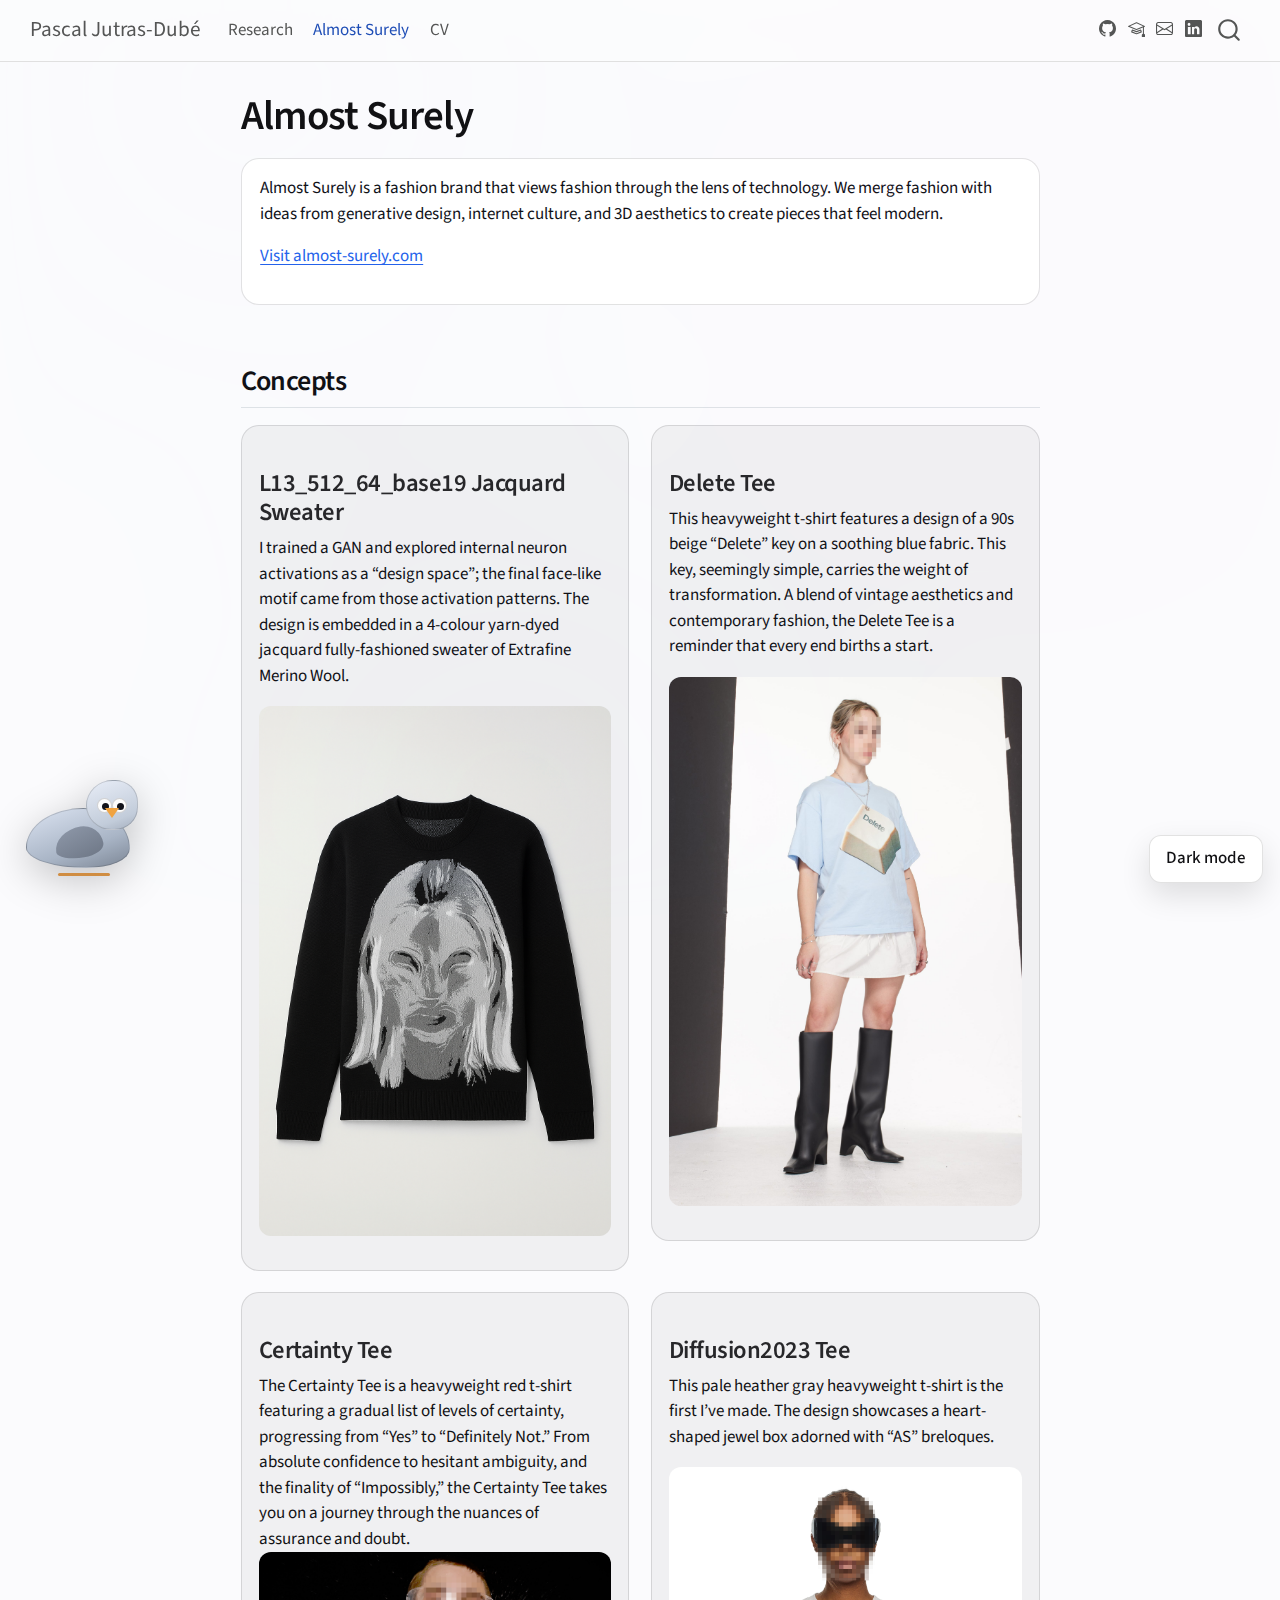
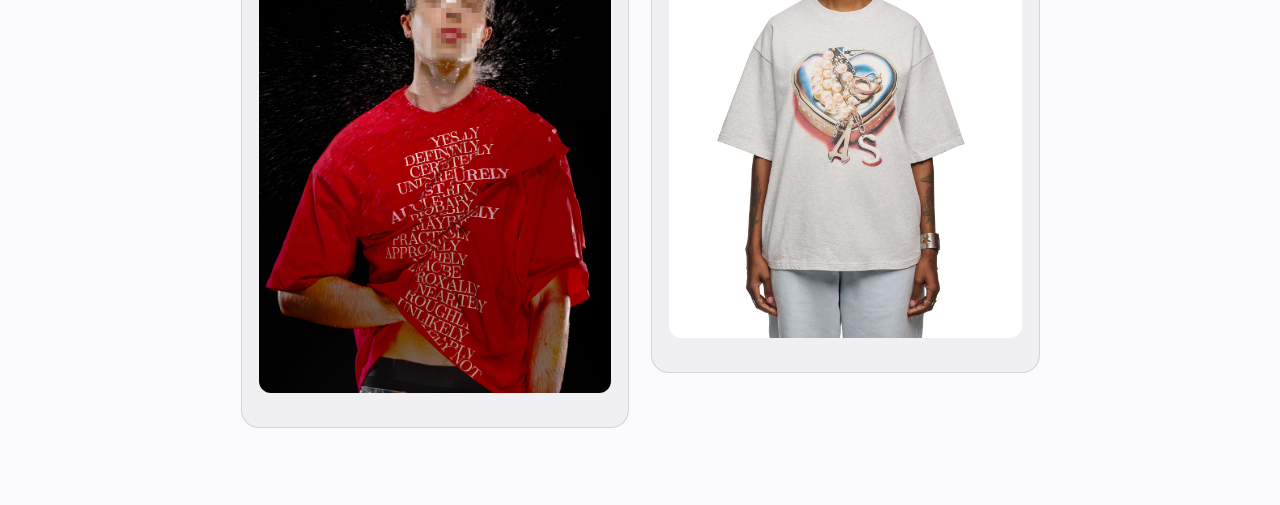
<file: docs/studio.html>
<!DOCTYPE html>
<html xmlns="http://www.w3.org/1999/xhtml" lang="en" xml:lang="en"><head>

<meta charset="utf-8">
<meta name="generator" content="quarto-1.8.26">

<meta name="viewport" content="width=device-width, initial-scale=1.0, user-scalable=yes">


<title>Almost Surely – Pascal Jutras-Dubé</title>
<style>
code{white-space: pre-wrap;}
span.smallcaps{font-variant: small-caps;}
div.columns{display: flex; gap: min(4vw, 1.5em);}
div.column{flex: auto; overflow-x: auto;}
div.hanging-indent{margin-left: 1.5em; text-indent: -1.5em;}
ul.task-list{list-style: none;}
ul.task-list li input[type="checkbox"] {
  width: 0.8em;
  margin: 0 0.8em 0.2em -1em; /* quarto-specific, see https://github.com/quarto-dev/quarto-cli/issues/4556 */ 
  vertical-align: middle;
}
</style>


<script src="site_libs/quarto-nav/quarto-nav.js"></script>
<script src="site_libs/quarto-nav/headroom.min.js"></script>
<script src="site_libs/clipboard/clipboard.min.js"></script>
<script src="site_libs/quarto-search/autocomplete.umd.js"></script>
<script src="site_libs/quarto-search/fuse.min.js"></script>
<script src="site_libs/quarto-search/quarto-search.js"></script>
<meta name="quarto:offset" content="./">
<script src="site_libs/quarto-html/quarto.js" type="module"></script>
<script src="site_libs/quarto-html/tabsets/tabsets.js" type="module"></script>
<script src="site_libs/quarto-html/axe/axe-check.js" type="module"></script>
<script src="site_libs/quarto-html/popper.min.js"></script>
<script src="site_libs/quarto-html/tippy.umd.min.js"></script>
<script src="site_libs/quarto-html/anchor.min.js"></script>
<link href="site_libs/quarto-html/tippy.css" rel="stylesheet">
<link href="site_libs/quarto-html/quarto-syntax-highlighting-587c61ba64f3a5504c4d52d930310e48.css" rel="stylesheet" id="quarto-text-highlighting-styles">
<script src="site_libs/bootstrap/bootstrap.min.js"></script>
<link href="site_libs/bootstrap/bootstrap-icons.css" rel="stylesheet">
<link href="site_libs/bootstrap/bootstrap-5b4ad623e5705c0698d39aec6f10cf02.min.css" rel="stylesheet" append-hash="true" id="quarto-bootstrap" data-mode="light">
<script id="quarto-search-options" type="application/json">{
  "location": "navbar",
  "copy-button": false,
  "collapse-after": 3,
  "panel-placement": "end",
  "type": "overlay",
  "limit": 50,
  "keyboard-shortcut": [
    "f",
    "/",
    "s"
  ],
  "show-item-context": false,
  "language": {
    "search-no-results-text": "No results",
    "search-matching-documents-text": "matching documents",
    "search-copy-link-title": "Copy link to search",
    "search-hide-matches-text": "Hide additional matches",
    "search-more-match-text": "more match in this document",
    "search-more-matches-text": "more matches in this document",
    "search-clear-button-title": "Clear",
    "search-text-placeholder": "",
    "search-detached-cancel-button-title": "Cancel",
    "search-submit-button-title": "Submit",
    "search-label": "Search"
  }
}</script>


<link rel="stylesheet" href="styles.css">
</head>

<body class="nav-fixed fullcontent quarto-light">

<div id="quarto-search-results"></div>
  <header id="quarto-header" class="headroom fixed-top">
    <nav class="navbar navbar-expand-lg " data-bs-theme="dark">
      <div class="navbar-container container-fluid">
      <div class="navbar-brand-container mx-auto">
    <a class="navbar-brand" href="./index.html">
    <span class="navbar-title">Pascal Jutras-Dubé</span>
    </a>
  </div>
            <div id="quarto-search" class="" title="Search"></div>
          <button class="navbar-toggler" type="button" data-bs-toggle="collapse" data-bs-target="#navbarCollapse" aria-controls="navbarCollapse" role="menu" aria-expanded="false" aria-label="Toggle navigation" onclick="if (window.quartoToggleHeadroom) { window.quartoToggleHeadroom(); }">
  <span class="navbar-toggler-icon"></span>
</button>
          <div class="collapse navbar-collapse" id="navbarCollapse">
            <ul class="navbar-nav navbar-nav-scroll me-auto">
  <li class="nav-item">
    <a class="nav-link" href="./index.html"> 
<span class="menu-text">Research</span></a>
  </li>  
  <li class="nav-item">
    <a class="nav-link active" href="./studio.html" aria-current="page"> 
<span class="menu-text">Almost Surely</span></a>
  </li>  
  <li class="nav-item">
    <a class="nav-link" href="./cv.pdf"> 
<span class="menu-text">CV</span></a>
  </li>  
</ul>
          </div> <!-- /navcollapse -->
            <div class="quarto-navbar-tools tools-wide">
    <a href="https://github.com/PascalJD" title="" class="quarto-navigation-tool px-1" aria-label="GitHub"><i class="bi bi-github"></i></a>
    <a href="https://scholar.google.com/citations?hl=en&amp;user=cWjKkUQAAAAJ" title="" class="quarto-navigation-tool px-1" aria-label="Google Scholar"><i class="bi bi-mortarboard"></i></a>
    <a href="mailto:pjutrasd@purdue.edu" title="" class="quarto-navigation-tool px-1" aria-label="Email"><i class="bi bi-envelope"></i></a>
    <a href="https://www.linkedin.com/in/pascal-jutras-4802a9394/" title="" class="quarto-navigation-tool px-1" aria-label="LinkedIn"><i class="bi bi-linkedin"></i></a>
</div>
      </div> <!-- /container-fluid -->
    </nav>
</header>
<!-- content -->
<div id="quarto-content" class="quarto-container page-columns page-rows-contents page-layout-article page-navbar">
<!-- sidebar -->
<!-- margin-sidebar -->
    
<!-- main -->
<main class="content" id="quarto-document-content">

<header id="title-block-header" class="quarto-title-block default">
<div class="quarto-title">
<h1 class="title">Almost Surely</h1>
</div>



<div class="quarto-title-meta">

    
  
    
  </div>
  


</header>


<div class="cardish">
<p>Almost Surely is a fashion brand that views fashion through the lens of technology. We merge fashion with ideas from generative design, internet culture, and 3D aesthetics to create pieces that feel modern.</p>
<p><a href="https://almost-surely.com" target="_blank" rel="noopener">Visit almost-surely.com</a></p>
</div>
<p><br></p>
<section id="concepts" class="level2">
<h2 class="anchored" data-anchor-id="concepts">Concepts</h2>
<div class="studio-grid">
<section id="l13_512_64_base19-jacquard-sweater" class="level3 studio-card">
<h3 class="anchored" data-anchor-id="l13_512_64_base19-jacquard-sweater">L13_512_64_base19 Jacquard Sweater</h3>
<p>I trained a GAN and explored internal neuron activations as a “design space”; the final face-like motif came from those activation patterns. The design is embedded in a 4-colour yarn-dyed jacquard fully-fashioned sweater of Extrafine Merino Wool.</p>
<p><img src="assets/knit_mockup.png" class="img-fluid" alt="Mockup of a black 4-color jacquard crewneck sweater with a face motif."></p>
</section>
<section id="delete-tee" class="level3 studio-card">
<h3 class="anchored" data-anchor-id="delete-tee">Delete Tee</h3>
<p>This heavyweight t-shirt features a design of a 90s beige “Delete” key on a soothing blue fabric. This key, seemingly simple, carries the weight of transformation. A blend of vintage aesthetics and contemporary fashion, the Delete Tee is a reminder that every end births a start.</p>
<p><img src="assets/delete.JPG" class="img-fluid" alt="Delete Tee."></p>
</section>
<section id="certainty-tee" class="level3 studio-card">
<h3 class="anchored" data-anchor-id="certainty-tee">Certainty Tee</h3>
<p>The Certainty Tee is a heavyweight red t-shirt featuring a gradual list of levels of certainty, progressing from “Yes” to “Definitely Not.” From absolute confidence to hesitant ambiguity, and the finality of “Impossibly,” the Certainty Tee takes you on a journey through the nuances of assurance and doubt. <img src="assets/certainty.jpg" class="img-fluid" alt="Certainty Tee."></p>
</section>
<section id="diffusion2023-tee" class="level3 studio-card">
<h3 class="anchored" data-anchor-id="diffusion2023-tee">Diffusion2023 Tee</h3>
<p>This pale heather gray heavyweight t-shirt is the first I’ve made. The design showcases a heart-shaped jewel box adorned with “AS” breloques.</p>
<p><img src="assets/pearl.jpg" class="img-fluid" alt="Diffusion Tee."></p>
</section>
</div>


</section>

</main> <!-- /main -->
<script src="script.js" defer=""></script>
<script id="quarto-html-after-body" type="application/javascript">
  window.document.addEventListener("DOMContentLoaded", function (event) {
    const icon = "";
    const anchorJS = new window.AnchorJS();
    anchorJS.options = {
      placement: 'right',
      icon: icon
    };
    anchorJS.add('.anchored');
    const isCodeAnnotation = (el) => {
      for (const clz of el.classList) {
        if (clz.startsWith('code-annotation-')) {                     
          return true;
        }
      }
      return false;
    }
    const onCopySuccess = function(e) {
      // button target
      const button = e.trigger;
      // don't keep focus
      button.blur();
      // flash "checked"
      button.classList.add('code-copy-button-checked');
      var currentTitle = button.getAttribute("title");
      button.setAttribute("title", "Copied!");
      let tooltip;
      if (window.bootstrap) {
        button.setAttribute("data-bs-toggle", "tooltip");
        button.setAttribute("data-bs-placement", "left");
        button.setAttribute("data-bs-title", "Copied!");
        tooltip = new bootstrap.Tooltip(button, 
          { trigger: "manual", 
            customClass: "code-copy-button-tooltip",
            offset: [0, -8]});
        tooltip.show();    
      }
      setTimeout(function() {
        if (tooltip) {
          tooltip.hide();
          button.removeAttribute("data-bs-title");
          button.removeAttribute("data-bs-toggle");
          button.removeAttribute("data-bs-placement");
        }
        button.setAttribute("title", currentTitle);
        button.classList.remove('code-copy-button-checked');
      }, 1000);
      // clear code selection
      e.clearSelection();
    }
    const getTextToCopy = function(trigger) {
      const outerScaffold = trigger.parentElement.cloneNode(true);
      const codeEl = outerScaffold.querySelector('code');
      for (const childEl of codeEl.children) {
        if (isCodeAnnotation(childEl)) {
          childEl.remove();
        }
      }
      return codeEl.innerText;
    }
    const clipboard = new window.ClipboardJS('.code-copy-button:not([data-in-quarto-modal])', {
      text: getTextToCopy
    });
    clipboard.on('success', onCopySuccess);
    if (window.document.getElementById('quarto-embedded-source-code-modal')) {
      const clipboardModal = new window.ClipboardJS('.code-copy-button[data-in-quarto-modal]', {
        text: getTextToCopy,
        container: window.document.getElementById('quarto-embedded-source-code-modal')
      });
      clipboardModal.on('success', onCopySuccess);
    }
      var localhostRegex = new RegExp(/^(?:http|https):\/\/localhost\:?[0-9]*\//);
      var mailtoRegex = new RegExp(/^mailto:/);
        var filterRegex = new RegExp('/' + window.location.host + '/');
      var isInternal = (href) => {
          return filterRegex.test(href) || localhostRegex.test(href) || mailtoRegex.test(href);
      }
      // Inspect non-navigation links and adorn them if external
     var links = window.document.querySelectorAll('a[href]:not(.nav-link):not(.navbar-brand):not(.toc-action):not(.sidebar-link):not(.sidebar-item-toggle):not(.pagination-link):not(.no-external):not([aria-hidden]):not(.dropdown-item):not(.quarto-navigation-tool):not(.about-link)');
      for (var i=0; i<links.length; i++) {
        const link = links[i];
        if (!isInternal(link.href)) {
          // undo the damage that might have been done by quarto-nav.js in the case of
          // links that we want to consider external
          if (link.dataset.originalHref !== undefined) {
            link.href = link.dataset.originalHref;
          }
        }
      }
    function tippyHover(el, contentFn, onTriggerFn, onUntriggerFn) {
      const config = {
        allowHTML: true,
        maxWidth: 500,
        delay: 100,
        arrow: false,
        appendTo: function(el) {
            return el.parentElement;
        },
        interactive: true,
        interactiveBorder: 10,
        theme: 'quarto',
        placement: 'bottom-start',
      };
      if (contentFn) {
        config.content = contentFn;
      }
      if (onTriggerFn) {
        config.onTrigger = onTriggerFn;
      }
      if (onUntriggerFn) {
        config.onUntrigger = onUntriggerFn;
      }
      window.tippy(el, config); 
    }
    const noterefs = window.document.querySelectorAll('a[role="doc-noteref"]');
    for (var i=0; i<noterefs.length; i++) {
      const ref = noterefs[i];
      tippyHover(ref, function() {
        // use id or data attribute instead here
        let href = ref.getAttribute('data-footnote-href') || ref.getAttribute('href');
        try { href = new URL(href).hash; } catch {}
        const id = href.replace(/^#\/?/, "");
        const note = window.document.getElementById(id);
        if (note) {
          return note.innerHTML;
        } else {
          return "";
        }
      });
    }
    const xrefs = window.document.querySelectorAll('a.quarto-xref');
    const processXRef = (id, note) => {
      // Strip column container classes
      const stripColumnClz = (el) => {
        el.classList.remove("page-full", "page-columns");
        if (el.children) {
          for (const child of el.children) {
            stripColumnClz(child);
          }
        }
      }
      stripColumnClz(note)
      if (id === null || id.startsWith('sec-')) {
        // Special case sections, only their first couple elements
        const container = document.createElement("div");
        if (note.children && note.children.length > 2) {
          container.appendChild(note.children[0].cloneNode(true));
          for (let i = 1; i < note.children.length; i++) {
            const child = note.children[i];
            if (child.tagName === "P" && child.innerText === "") {
              continue;
            } else {
              container.appendChild(child.cloneNode(true));
              break;
            }
          }
          if (window.Quarto?.typesetMath) {
            window.Quarto.typesetMath(container);
          }
          return container.innerHTML
        } else {
          if (window.Quarto?.typesetMath) {
            window.Quarto.typesetMath(note);
          }
          return note.innerHTML;
        }
      } else {
        // Remove any anchor links if they are present
        const anchorLink = note.querySelector('a.anchorjs-link');
        if (anchorLink) {
          anchorLink.remove();
        }
        if (window.Quarto?.typesetMath) {
          window.Quarto.typesetMath(note);
        }
        if (note.classList.contains("callout")) {
          return note.outerHTML;
        } else {
          return note.innerHTML;
        }
      }
    }
    for (var i=0; i<xrefs.length; i++) {
      const xref = xrefs[i];
      tippyHover(xref, undefined, function(instance) {
        instance.disable();
        let url = xref.getAttribute('href');
        let hash = undefined; 
        if (url.startsWith('#')) {
          hash = url;
        } else {
          try { hash = new URL(url).hash; } catch {}
        }
        if (hash) {
          const id = hash.replace(/^#\/?/, "");
          const note = window.document.getElementById(id);
          if (note !== null) {
            try {
              const html = processXRef(id, note.cloneNode(true));
              instance.setContent(html);
            } finally {
              instance.enable();
              instance.show();
            }
          } else {
            // See if we can fetch this
            fetch(url.split('#')[0])
            .then(res => res.text())
            .then(html => {
              const parser = new DOMParser();
              const htmlDoc = parser.parseFromString(html, "text/html");
              const note = htmlDoc.getElementById(id);
              if (note !== null) {
                const html = processXRef(id, note);
                instance.setContent(html);
              } 
            }).finally(() => {
              instance.enable();
              instance.show();
            });
          }
        } else {
          // See if we can fetch a full url (with no hash to target)
          // This is a special case and we should probably do some content thinning / targeting
          fetch(url)
          .then(res => res.text())
          .then(html => {
            const parser = new DOMParser();
            const htmlDoc = parser.parseFromString(html, "text/html");
            const note = htmlDoc.querySelector('main.content');
            if (note !== null) {
              // This should only happen for chapter cross references
              // (since there is no id in the URL)
              // remove the first header
              if (note.children.length > 0 && note.children[0].tagName === "HEADER") {
                note.children[0].remove();
              }
              const html = processXRef(null, note);
              instance.setContent(html);
            } 
          }).finally(() => {
            instance.enable();
            instance.show();
          });
        }
      }, function(instance) {
      });
    }
        let selectedAnnoteEl;
        const selectorForAnnotation = ( cell, annotation) => {
          let cellAttr = 'data-code-cell="' + cell + '"';
          let lineAttr = 'data-code-annotation="' +  annotation + '"';
          const selector = 'span[' + cellAttr + '][' + lineAttr + ']';
          return selector;
        }
        const selectCodeLines = (annoteEl) => {
          const doc = window.document;
          const targetCell = annoteEl.getAttribute("data-target-cell");
          const targetAnnotation = annoteEl.getAttribute("data-target-annotation");
          const annoteSpan = window.document.querySelector(selectorForAnnotation(targetCell, targetAnnotation));
          const lines = annoteSpan.getAttribute("data-code-lines").split(",");
          const lineIds = lines.map((line) => {
            return targetCell + "-" + line;
          })
          let top = null;
          let height = null;
          let parent = null;
          if (lineIds.length > 0) {
              //compute the position of the single el (top and bottom and make a div)
              const el = window.document.getElementById(lineIds[0]);
              top = el.offsetTop;
              height = el.offsetHeight;
              parent = el.parentElement.parentElement;
            if (lineIds.length > 1) {
              const lastEl = window.document.getElementById(lineIds[lineIds.length - 1]);
              const bottom = lastEl.offsetTop + lastEl.offsetHeight;
              height = bottom - top;
            }
            if (top !== null && height !== null && parent !== null) {
              // cook up a div (if necessary) and position it 
              let div = window.document.getElementById("code-annotation-line-highlight");
              if (div === null) {
                div = window.document.createElement("div");
                div.setAttribute("id", "code-annotation-line-highlight");
                div.style.position = 'absolute';
                parent.appendChild(div);
              }
              div.style.top = top - 2 + "px";
              div.style.height = height + 4 + "px";
              div.style.left = 0;
              let gutterDiv = window.document.getElementById("code-annotation-line-highlight-gutter");
              if (gutterDiv === null) {
                gutterDiv = window.document.createElement("div");
                gutterDiv.setAttribute("id", "code-annotation-line-highlight-gutter");
                gutterDiv.style.position = 'absolute';
                const codeCell = window.document.getElementById(targetCell);
                const gutter = codeCell.querySelector('.code-annotation-gutter');
                gutter.appendChild(gutterDiv);
              }
              gutterDiv.style.top = top - 2 + "px";
              gutterDiv.style.height = height + 4 + "px";
            }
            selectedAnnoteEl = annoteEl;
          }
        };
        const unselectCodeLines = () => {
          const elementsIds = ["code-annotation-line-highlight", "code-annotation-line-highlight-gutter"];
          elementsIds.forEach((elId) => {
            const div = window.document.getElementById(elId);
            if (div) {
              div.remove();
            }
          });
          selectedAnnoteEl = undefined;
        };
          // Handle positioning of the toggle
      window.addEventListener(
        "resize",
        throttle(() => {
          elRect = undefined;
          if (selectedAnnoteEl) {
            selectCodeLines(selectedAnnoteEl);
          }
        }, 10)
      );
      function throttle(fn, ms) {
      let throttle = false;
      let timer;
        return (...args) => {
          if(!throttle) { // first call gets through
              fn.apply(this, args);
              throttle = true;
          } else { // all the others get throttled
              if(timer) clearTimeout(timer); // cancel #2
              timer = setTimeout(() => {
                fn.apply(this, args);
                timer = throttle = false;
              }, ms);
          }
        };
      }
        // Attach click handler to the DT
        const annoteDls = window.document.querySelectorAll('dt[data-target-cell]');
        for (const annoteDlNode of annoteDls) {
          annoteDlNode.addEventListener('click', (event) => {
            const clickedEl = event.target;
            if (clickedEl !== selectedAnnoteEl) {
              unselectCodeLines();
              const activeEl = window.document.querySelector('dt[data-target-cell].code-annotation-active');
              if (activeEl) {
                activeEl.classList.remove('code-annotation-active');
              }
              selectCodeLines(clickedEl);
              clickedEl.classList.add('code-annotation-active');
            } else {
              // Unselect the line
              unselectCodeLines();
              clickedEl.classList.remove('code-annotation-active');
            }
          });
        }
    const findCites = (el) => {
      const parentEl = el.parentElement;
      if (parentEl) {
        const cites = parentEl.dataset.cites;
        if (cites) {
          return {
            el,
            cites: cites.split(' ')
          };
        } else {
          return findCites(el.parentElement)
        }
      } else {
        return undefined;
      }
    };
    var bibliorefs = window.document.querySelectorAll('a[role="doc-biblioref"]');
    for (var i=0; i<bibliorefs.length; i++) {
      const ref = bibliorefs[i];
      const citeInfo = findCites(ref);
      if (citeInfo) {
        tippyHover(citeInfo.el, function() {
          var popup = window.document.createElement('div');
          citeInfo.cites.forEach(function(cite) {
            var citeDiv = window.document.createElement('div');
            citeDiv.classList.add('hanging-indent');
            citeDiv.classList.add('csl-entry');
            var biblioDiv = window.document.getElementById('ref-' + cite);
            if (biblioDiv) {
              citeDiv.innerHTML = biblioDiv.innerHTML;
            }
            popup.appendChild(citeDiv);
          });
          return popup.innerHTML;
        });
      }
    }
  });
  </script>
</div> <!-- /content -->




</body></html>
</file>
<file: docs/site_libs/quarto-html/tippy.css>
.tippy-box[data-animation=fade][data-state=hidden]{opacity:0}[data-tippy-root]{max-width:calc(100vw - 10px)}.tippy-box{position:relative;background-color:#333;color:#fff;border-radius:4px;font-size:14px;line-height:1.4;white-space:normal;outline:0;transition-property:transform,visibility,opacity}.tippy-box[data-placement^=top]>.tippy-arrow{bottom:0}.tippy-box[data-placement^=top]>.tippy-arrow:before{bottom:-7px;left:0;border-width:8px 8px 0;border-top-color:initial;transform-origin:center top}.tippy-box[data-placement^=bottom]>.tippy-arrow{top:0}.tippy-box[data-placement^=bottom]>.tippy-arrow:before{top:-7px;left:0;border-width:0 8px 8px;border-bottom-color:initial;transform-origin:center bottom}.tippy-box[data-placement^=left]>.tippy-arrow{right:0}.tippy-box[data-placement^=left]>.tippy-arrow:before{border-width:8px 0 8px 8px;border-left-color:initial;right:-7px;transform-origin:center left}.tippy-box[data-placement^=right]>.tippy-arrow{left:0}.tippy-box[data-placement^=right]>.tippy-arrow:before{left:-7px;border-width:8px 8px 8px 0;border-right-color:initial;transform-origin:center right}.tippy-box[data-inertia][data-state=visible]{transition-timing-function:cubic-bezier(.54,1.5,.38,1.11)}.tippy-arrow{width:16px;height:16px;color:#333}.tippy-arrow:before{content:"";position:absolute;border-color:transparent;border-style:solid}.tippy-content{position:relative;padding:5px 9px;z-index:1}
</file>
<file: docs/site_libs/quarto-html/quarto-syntax-highlighting-587c61ba64f3a5504c4d52d930310e48.css>
/* quarto syntax highlight colors */
:root {
  --quarto-hl-ot-color: #003B4F;
  --quarto-hl-at-color: #657422;
  --quarto-hl-ss-color: #20794D;
  --quarto-hl-an-color: #5E5E5E;
  --quarto-hl-fu-color: #4758AB;
  --quarto-hl-st-color: #20794D;
  --quarto-hl-cf-color: #003B4F;
  --quarto-hl-op-color: #5E5E5E;
  --quarto-hl-er-color: #AD0000;
  --quarto-hl-bn-color: #AD0000;
  --quarto-hl-al-color: #AD0000;
  --quarto-hl-va-color: #111111;
  --quarto-hl-bu-color: inherit;
  --quarto-hl-ex-color: inherit;
  --quarto-hl-pp-color: #AD0000;
  --quarto-hl-in-color: #5E5E5E;
  --quarto-hl-vs-color: #20794D;
  --quarto-hl-wa-color: #5E5E5E;
  --quarto-hl-do-color: #5E5E5E;
  --quarto-hl-im-color: #00769E;
  --quarto-hl-ch-color: #20794D;
  --quarto-hl-dt-color: #AD0000;
  --quarto-hl-fl-color: #AD0000;
  --quarto-hl-co-color: #5E5E5E;
  --quarto-hl-cv-color: #5E5E5E;
  --quarto-hl-cn-color: #8f5902;
  --quarto-hl-sc-color: #5E5E5E;
  --quarto-hl-dv-color: #AD0000;
  --quarto-hl-kw-color: #003B4F;
}

/* other quarto variables */
:root {
  --quarto-font-monospace: SFMono-Regular, Menlo, Monaco, Consolas, "Liberation Mono", "Courier New", monospace;
}

/* syntax highlight based on Pandoc's rules */
pre > code.sourceCode > span {
  color: #003B4F;
}

code.sourceCode > span {
  color: #003B4F;
}

div.sourceCode,
div.sourceCode pre.sourceCode {
  color: #003B4F;
}

/* Normal */
code span {
  color: #003B4F;
}

/* Alert */
code span.al {
  color: #AD0000;
  font-style: inherit;
}

/* Annotation */
code span.an {
  color: #5E5E5E;
  font-style: inherit;
}

/* Attribute */
code span.at {
  color: #657422;
  font-style: inherit;
}

/* BaseN */
code span.bn {
  color: #AD0000;
  font-style: inherit;
}

/* BuiltIn */
code span.bu {
  font-style: inherit;
}

/* ControlFlow */
code span.cf {
  color: #003B4F;
  font-weight: bold;
  font-style: inherit;
}

/* Char */
code span.ch {
  color: #20794D;
  font-style: inherit;
}

/* Constant */
code span.cn {
  color: #8f5902;
  font-style: inherit;
}

/* Comment */
code span.co {
  color: #5E5E5E;
  font-style: inherit;
}

/* CommentVar */
code span.cv {
  color: #5E5E5E;
  font-style: italic;
}

/* Documentation */
code span.do {
  color: #5E5E5E;
  font-style: italic;
}

/* DataType */
code span.dt {
  color: #AD0000;
  font-style: inherit;
}

/* DecVal */
code span.dv {
  color: #AD0000;
  font-style: inherit;
}

/* Error */
code span.er {
  color: #AD0000;
  font-style: inherit;
}

/* Extension */
code span.ex {
  font-style: inherit;
}

/* Float */
code span.fl {
  color: #AD0000;
  font-style: inherit;
}

/* Function */
code span.fu {
  color: #4758AB;
  font-style: inherit;
}

/* Import */
code span.im {
  color: #00769E;
  font-style: inherit;
}

/* Information */
code span.in {
  color: #5E5E5E;
  font-style: inherit;
}

/* Keyword */
code span.kw {
  color: #003B4F;
  font-weight: bold;
  font-style: inherit;
}

/* Operator */
code span.op {
  color: #5E5E5E;
  font-style: inherit;
}

/* Other */
code span.ot {
  color: #003B4F;
  font-style: inherit;
}

/* Preprocessor */
code span.pp {
  color: #AD0000;
  font-style: inherit;
}

/* SpecialChar */
code span.sc {
  color: #5E5E5E;
  font-style: inherit;
}

/* SpecialString */
code span.ss {
  color: #20794D;
  font-style: inherit;
}

/* String */
code span.st {
  color: #20794D;
  font-style: inherit;
}

/* Variable */
code span.va {
  color: #111111;
  font-style: inherit;
}

/* VerbatimString */
code span.vs {
  color: #20794D;
  font-style: inherit;
}

/* Warning */
code span.wa {
  color: #5E5E5E;
  font-style: italic;
}

.prevent-inlining {
  content: "</";
}

/*# sourceMappingURL=2dce1cc6c82594539e1579de68416b47.css.map */
</file>
<file: docs/styles.css>
/* ---- Theme toggle ---- */
:root{
  --bg: #fbfbfd;
  --fg: #111114;
  --muted: rgba(17,17,20,.72);
  --card: #ffffff;
  --border: rgba(17,17,20,.12);
  --accent: #2563eb;
  --accent2: #7c3aed;
}

body.atelier{
  --bg: #0b0b10;
  --fg: #f5f5f7;
  --muted: rgba(245,245,247,.78);
  --card: rgba(255,255,255,.06);
  --border: rgba(245,245,247,.16);
  --accent: #ff4bd2;
  --accent2: #38bdf8;
}

html, body{
  background: var(--bg);
  color: var(--fg);
}

/* A subtle “generative” noise overlay (pure CSS, no images). */
body::before{
  content:"";
  position: fixed;
  inset: 0;
  pointer-events: none;
  opacity: .06;
  mix-blend-mode: overlay;
  background-image:
    radial-gradient(circle at 20% 10%, var(--accent), transparent 42%),
    radial-gradient(circle at 80% 30%, var(--accent2), transparent 38%),
    radial-gradient(circle at 40% 90%, var(--accent), transparent 45%);
  filter: blur(28px) saturate(120%);
}

a{ color: var(--accent); }
a:hover{ opacity: .9; }

.cardish{
  border: 1px solid var(--border);
  background: var(--card);
  border-radius: 18px;
  padding: 1rem 1.1rem;
}

.small{
  color: var(--muted);
  font-size: .95rem;
}

/* Floating toggle button */
#modeToggle,
.mode-toggle{
  position: fixed;
  right: 1rem;
  bottom: 1rem;
  z-index: 9999;

  border: 1px solid var(--border);
  background: var(--card);
  color: var(--fg);
  border-radius: 12px;
  padding: .6rem .95rem;
  font: inherit;
  font-weight: 500;
  cursor: pointer;
  transition: transform 140ms ease, box-shadow 140ms ease, background-color 140ms ease;

  box-shadow: 0 12px 30px rgba(0,0,0,.12);
}
#modeToggle:hover,
.mode-toggle:hover{
  transform: translateY(-1px);
  box-shadow: 0 16px 36px rgba(0,0,0,.16);
}
#modeToggle:active,
.mode-toggle:active{ transform: translateY(0px); }

/* Cursor-tracking pigeon mascot */
.cursor-pigeon{
  position: fixed;
  left: .95rem;
  bottom: .8rem;
  width: 132px;
  height: 108px;
  z-index: 9998;
  pointer-events: auto;
  user-select: none;
  cursor: pointer;
  filter: drop-shadow(0 10px 20px rgba(0,0,0,.22));
}

.cursor-pigeon .pigeon-bob{
  position: relative;
  width: 100%;
  height: 100%;
  animation: pigeon-bob 2.6s ease-in-out infinite;
}

.cursor-pigeon .pigeon-quote{
  position: absolute;
  left: 50%;
  bottom: calc(100% + 4px);
  max-width: 210px;
  width: max-content;
  padding: .45rem .6rem;
  border-radius: 12px;
  border: 1px solid rgba(17,17,20,.16);
  background: color-mix(in oklab, var(--card), white 16%);
  color: var(--fg);
  font-size: .78rem;
  line-height: 1.25;
  box-shadow: 0 8px 24px rgba(0,0,0,.18);
  opacity: 0;
  transform: translate(-50%, 8px) scale(.96);
  transition: opacity 180ms ease, transform 180ms ease;
  pointer-events: none;
  white-space: normal;
  z-index: 7;
}

.cursor-pigeon .pigeon-quote::after{
  content: "";
  position: absolute;
  left: 50%;
  top: 100%;
  width: 10px;
  height: 10px;
  background: inherit;
  border-right: 1px solid rgba(17,17,20,.16);
  border-bottom: 1px solid rgba(17,17,20,.16);
  transform: translateX(-50%) rotate(45deg);
}

.cursor-pigeon.show-quote .pigeon-quote{
  opacity: 1;
  transform: translate(-50%, 0) scale(1);
}

.cursor-pigeon .pigeon-body{
  position: absolute;
  left: 10px;
  bottom: 18px;
  width: 104px;
  height: 60px;
  z-index: 2;
  border-radius: 55% 45% 42% 58% / 66% 68% 32% 34%;
  border: 1px solid rgba(17,17,20,.16);
  background: linear-gradient(160deg, #dbe3f1 0%, #a9b5c6 62%, #7d8796 100%);
}

.cursor-pigeon .pigeon-wing{
  position: absolute;
  left: 28px;
  top: 18px;
  width: 48px;
  height: 31px;
  border-radius: 58% 42% 44% 56% / 70% 64% 36% 30%;
  background: linear-gradient(160deg, #8b95a6 0%, #6c7584 100%);
  transform: rotate(-9deg);
  opacity: .95;
}

.cursor-pigeon .pigeon-head{
  position: absolute;
  left: 70px;
  top: 2px;
  width: 52px;
  height: 50px;
  z-index: 3;
  border-radius: 54% 46% 48% 52%;
  border: 1px solid rgba(17,17,20,.16);
  background: linear-gradient(160deg, #e8edf7 0%, #c2ccda 75%, #a5afbe 100%);
}

.cursor-pigeon .pigeon-eye{
  position: absolute;
  top: 17px;
  width: 15px;
  height: 15px;
  border-radius: 50%;
  border: 1px solid rgba(17,17,20,.18);
  background: #fdfdfd;
  overflow: hidden;
}

.cursor-pigeon .pigeon-eye.left{ left: 10px; }
.cursor-pigeon .pigeon-eye.right{ right: 10px; }

.cursor-pigeon .pupil{
  position: absolute;
  left: 4px;
  top: 4px;
  width: 7px;
  height: 7px;
  border-radius: 50%;
  background: #12131a;
  transform: translate(0, 0);
  transition: transform 70ms linear;
}

.cursor-pigeon .pigeon-beak{
  position: absolute;
  left: 50%;
  bottom: 11px;
  width: 0;
  height: 0;
  border-left: 7px solid transparent;
  border-right: 7px solid transparent;
  border-top: 10px solid #f0a341;
  transform: translateX(-50%);
}

.cursor-pigeon .pigeon-feet{
  position: absolute;
  left: 56px;
  bottom: 10px;
  width: 24px;
  height: 3px;
  z-index: 1;
  border-radius: 4px;
  background: #d08d42;
  box-shadow: -14px 0 0 #d08d42, 14px 0 0 #d08d42;
}

@keyframes pigeon-bob{
  0%, 100% { transform: translateY(0px); }
  50% { transform: translateY(-4px); }
}

body.atelier .cursor-pigeon .pigeon-body{
  border-color: rgba(245,245,247,.18);
  background: linear-gradient(160deg, #c4cad7 0%, #8d97a7 62%, #697180 100%);
}

body.atelier .cursor-pigeon .pigeon-head{
  border-color: rgba(245,245,247,.18);
  background: linear-gradient(160deg, #dde2ec 0%, #b1baca 74%, #9099a8 100%);
}

body.atelier .cursor-pigeon .pigeon-quote{
  border-color: rgba(245,245,247,.22);
  background: color-mix(in oklab, var(--card), black 20%);
}

@media (max-width: 700px){
  .cursor-pigeon{
    width: 100px;
    height: 82px;
    left: .55rem;
    bottom: .65rem;
    opacity: .92;
  }

  .cursor-pigeon .pigeon-quote{
    font-size: .72rem;
    max-width: 165px;
  }

  .mode-toggle{
    font-size: .9rem;
    padding: .48rem .72rem;
  }
}

/* Layout + type */
:root{
  --radius: 18px;
}

main.content{
  max-width: 980px;
}

.hero-shell{
  margin: 1rem 0 2.25rem;
}

.hero-name{
  position: relative;
  z-index: 2;
  margin: 0 0 -0.45rem;
  max-width: none;
  font-size: clamp(2.2rem, 4.3vw, 3.6rem);
  font-weight: 700;
  line-height: .98;
  letter-spacing: -0.045em;
  white-space: nowrap;
  text-wrap: balance;
}

.hero-intro{
  display: grid;
  grid-template-columns: minmax(180px, 240px) minmax(0, 1fr);
  gap: clamp(1.25rem, 4vw, 2.5rem);
  align-items: start;
  padding-top: 1.4rem;
}

.hero-intro__media{
  display: flex;
  justify-content: center;
}

.hero-intro__media p{
  margin: 0;
}

.hero-intro__content{
  min-width: 0;
}

.hero-shot{
  width: min(100%, 240px);
  aspect-ratio: 1;
  object-fit: cover;
  object-position: center 22%;
  display: block;
  border-radius: 50%;
  border: 6px solid color-mix(in oklab, var(--card), var(--bg) 20%);
  background: color-mix(in oklab, var(--bg), white 12%);
  box-shadow:
    0 18px 36px rgba(0,0,0,.14),
    0 0 0 1px color-mix(in oklab, var(--fg), transparent 90%);
}

h1, h2, h3{
  letter-spacing: -0.02em;
}

.quarto-title-block .title{
  font-size: clamp(2.0rem, 3.2vw, 3.0rem);
  margin-bottom: .25rem;
}

/* Nicer navbar (subtle glass) */
.navbar{
  backdrop-filter: blur(12px);
  background: color-mix(in oklab, var(--bg), transparent 18%);
  border-bottom: 1px solid color-mix(in oklab, var(--fg), transparent 88%);
}

/* Publication list as “cards” */
#refs .csl-entry{
  padding: .85rem 1rem;
  border-radius: var(--radius);
  background: color-mix(in oklab, var(--bg), var(--fg) 4%);
  border: 1px solid color-mix(in oklab, var(--fg), transparent 88%);
  margin: .7rem 0;
}
#refs .csl-entry:hover{
  transform: translateY(-1px);
}

.studio-grid{
  display: grid !important;
  grid-template-columns: repeat(2, minmax(0, 1fr)) !important;
  gap: 1.25rem !important;
  align-items: start;
  justify-items: stretch;
}

.studio-grid > *{
  min-width: 0 !important;
  width: 100% !important;
  grid-column: auto !important; /* critical: stops full-row spanning */
}

/* Optional: stack only on truly small screens */
@media (max-width: 700px){
  .hero-name{
    margin-bottom: .4rem;
    font-size: clamp(2.3rem, 11vw, 3.4rem);
    line-height: .94;
    white-space: normal;
  }

  .hero-intro{
    grid-template-columns: 1fr;
    gap: 1rem;
    padding-top: 0;
  }

  .hero-intro__content{
    text-align: center;
  }

  .hero-intro__content .cardish{
    text-align: left;
  }

  .studio-grid{
    grid-template-columns: 1fr !important;
  }
}

.studio-card img{
  width: 100%;
  height: auto;
  border-radius: calc(var(--radius) - 6px);
  margin-bottom: .75rem;
  display: block;
}

.studio-card{
  padding: 1rem;
  border-radius: var(--radius);
  background: color-mix(in oklab, var(--bg), var(--fg) 4%);
  border: 1px solid color-mix(in oklab, var(--fg), transparent 88%);
}

#refs .csl-entry{
  margin: 1.25rem 0;     /* more space between entries */
  padding: .85rem 1rem;  /* keeps your “card” feel */
}

/* Make linked titles look clean */
#refs .csl-entry a{
  text-decoration: none;
}
#refs .csl-entry a:hover{
  text-decoration: underline;
}

/* Fix Pandoc/CSL hanging-indent spilling outside our publication cards */
#refs.hanging-indent .csl-entry {
  margin-left: 0 !important;
  text-indent: 0 !important;
}

/* Safety: prevent long strings/URLs from overflowing */
#refs .csl-entry {
  overflow-wrap: anywhere;
  word-break: break-word;
}
</file>
